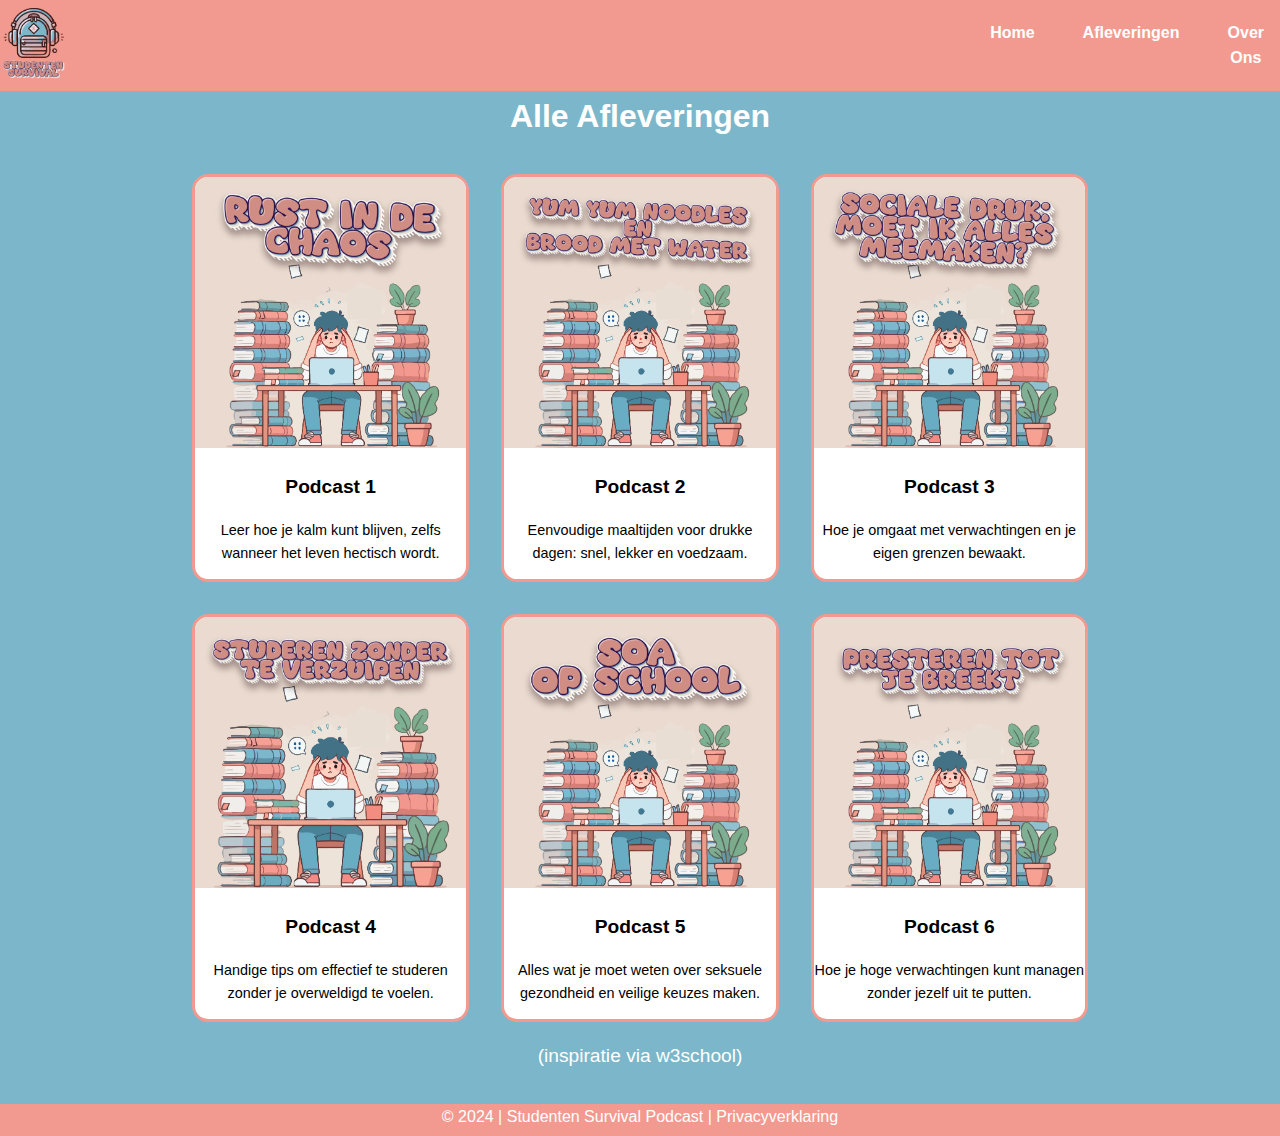
<file: afleveringen.html>
<!DOCTYPE html>
<html lang="en">
<head>
    <meta charset="UTF-8">
    <meta name="viewport" content="width=device-width, initial-scale=1.0">
    <title>Afleveringen</title>
    <link rel="stylesheet" href="styles.css">
    <link href="https://cdnjs.cloudflare.com/ajax/libs/font-awesome/6.5.0/css/all.min.css" rel="stylesheet">
</head>
<body>
    <header>
        <nav>
            <a href="index.html">
                <img src="images/logo-studentensurivival.png" alt="logo">
            </a>
            <ul>
                <li><a href="index.html">Home</a></li>
                <li><a href="afleveringen.html">Afleveringen</a></li>
                <li><a href="over-ons.html">Over Ons</a></li>
            </ul>
        </nav>
    </header>
    <main>
        <h1>Alle Afleveringen</h1>
        <section class="grid">
            <div class="card">
                <img src="images/rust_in_de_chaos.png" alt="Aflevering 1">
                <h2>Podcast 1</h2>
                <p>Leer hoe je kalm kunt blijven, zelfs wanneer het leven hectisch wordt.</p>
            </div>
            <div class="card">
                <img src="images/yumyum_noodles_en_brood_met_water.png" alt="Aflevering 2">
                <h2>Podcast 2</h2>
                <p>Eenvoudige maaltijden voor drukke dagen: snel, lekker en voedzaam.</p>
            </div>
            <div class="card">
                <img src="images/sociale_druk.png" alt="Aflevering 3">
                <h2>Podcast 3</h2>
                <p>Hoe je omgaat met verwachtingen en je eigen grenzen bewaakt.</p>
            </div>
            <div class="card">
                <img src="images/studeren_zonder_te_verzuipen.png" alt="Aflevering 4">
                <h2>Podcast 4</h2>
                <p>Handige tips om effectief te studeren zonder je overweldigd te voelen.</p>
            </div>
            <div class="card">
                <img src="images/soa_op_school.png" alt="Aflevering 5">
                <h2>Podcast 5</h2>
                <p>Alles wat je moet weten over seksuele gezondheid en veilige keuzes maken.</p>
            </div>
            <div class="card">
                <img src="images/presteren_tot_je_breekt.png" alt="Aflevering 6">
                <h2>Podcast 6</h2>
                <p>Hoe je hoge verwachtingen kunt managen zonder jezelf uit te putten.</p>
            </div>
        </section>
        <p>(inspiratie via w3school)</p>
    </main>
    <footer>
        <p>&copy; 2024 | Studenten Survival Podcast | Privacyverklaring </p>
    </footer>
</body>
</html>
</file>
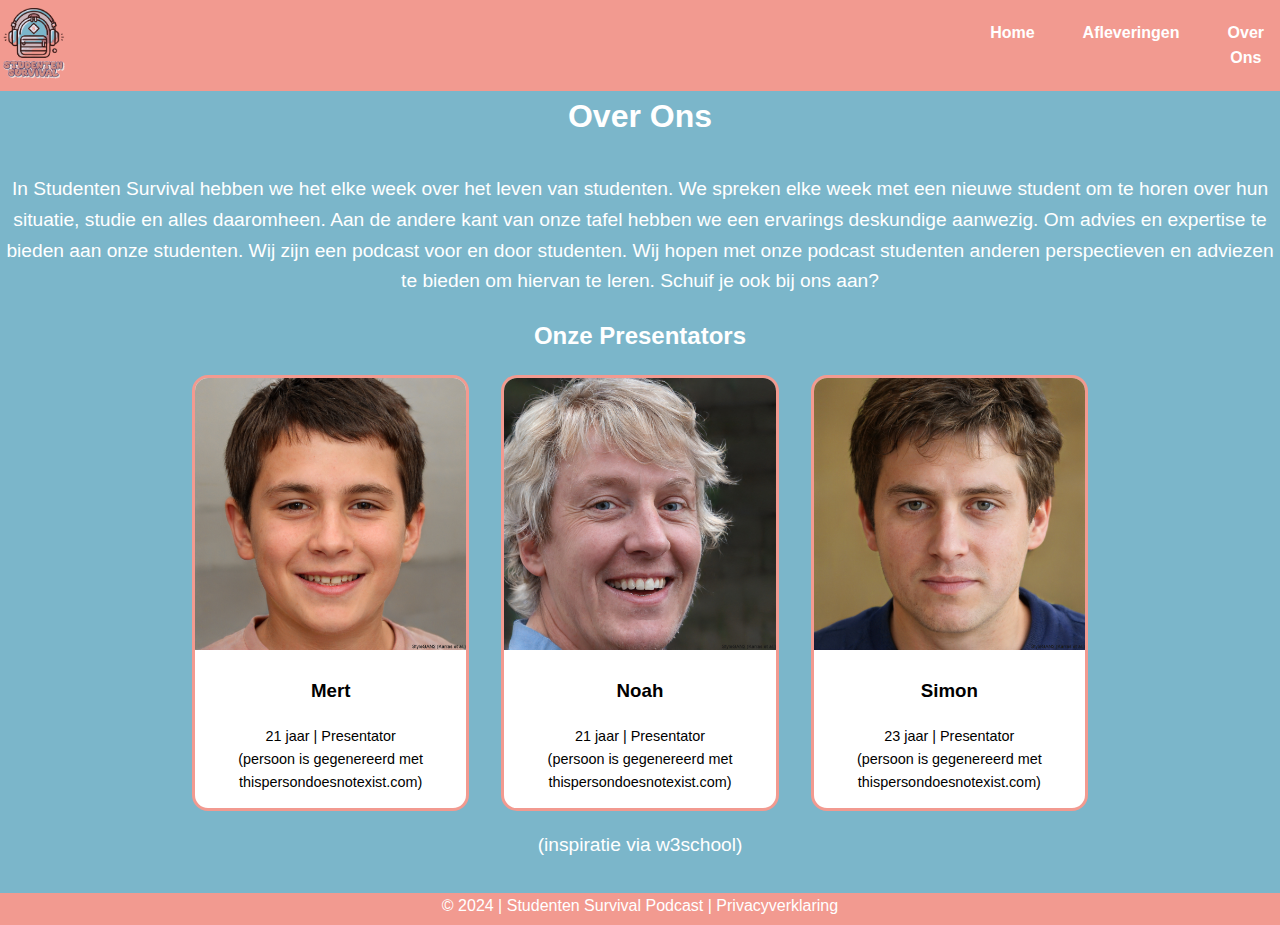
<file: over-ons.html>
<!DOCTYPE html>
<html lang="en">
<head>
    <meta charset="UTF-8">
    <meta name="viewport" content="width=device-width, initial-scale=1.0">
    <title>Over Ons</title>
    <link rel="stylesheet" href="styles.css">
    <link href="https://cdnjs.cloudflare.com/ajax/libs/font-awesome/6.5.0/css/all.min.css" rel="stylesheet">
</head>
<body>
    <header>
        <nav>
            <a href="index.html">
                <img src="images/logo-studentensurivival.png" alt="logo">
            </a>
            <ul>
                <li><a href="index.html">Home</a></li>
                <li><a href="afleveringen.html">Afleveringen</a></li>
                <li><a href="over-ons.html">Over Ons</a></li>
            </ul>
        </nav>
    </header>
    <main>
        <h1>Over Ons</h1>
        <p>
            In Studenten Survival hebben we het elke week over het leven van studenten. We spreken elke week met een nieuwe student om te horen over hun situatie, studie en alles daaromheen.
            Aan de andere kant van onze tafel hebben we een ervarings deskundige aanwezig. Om advies en expertise te bieden aan onze studenten.
            Wij zijn een podcast voor en door studenten. Wij hopen met onze podcast studenten anderen perspectieven en adviezen te bieden om hiervan te leren.
            Schuif je ook bij ons aan?
        </p>
        <h2>Onze Presentators</h2>
    <section class="grid">
            <div class="card">
                <img src="images/thispersondoesnotexist.jpg" alt="">
                <h3>Mert</h3>
                <p>21 jaar | Presentator
                    <br>
                    (persoon is gegenereerd met thispersondoesnotexist.com)
                </p>
            </div>
            <div class="card">
                <img src="images/thispersondoesnotexist3.jpg" alt="">
                <h3>Noah</h3>
                <p>21 jaar | Presentator
                    <br>
                    (persoon is gegenereerd met thispersondoesnotexist.com)
                </p>
            </div>
            <div class="card">
                <img src="images/thispersondoesnotexist2.jpg" alt="">
                <h3>Simon</h3>
                <p>23 jaar | Presentator
                    <br>
                    (persoon is gegenereerd met thispersondoesnotexist.com)
                </p>
            </div>
        </section>
        <p>(inspiratie via w3school)</p>
    </main>
        <footer>
        <p>&copy; 2024 | Studenten Survival Podcast | Privacyverklaring </p>
    </footer>
</body>
</html>
</file>
<file: styles.css>
body {
    font-family: Arial, sans-serif;
    margin: 0;
    padding: 0;
    line-height: 1.6;
    background: #7bb6ca;
}

header {
    background: #f29a90;
    color: white;
}

header ul {
    list-style: none;
    padding: 0;
    margin: 0;
    display: flex;
    gap: 1rem;
    justify-content: center;
}

header ul li {
    display: inline;
    margin: 1rem;
}

header ul li a {
    color: white;
    text-decoration: none;
    font-weight: bold;
    transition: color 0.3s ease;
}

header ul li a:hover {
    color: #ff5733;
}

header ul li a:focus {
    color: yellow;
}

nav {
    display: flex;
    align-items: center;
    justify-content: center;
}

nav img {
    width: 7%;
    margin-top: 0.5rem;
}

nav li {
    text-align: center;
}

footer {
    background:  #f29a90;
    color: white;
    text-align: center;
    height: 2rem;
    width: 100%;
    margin-top: 2rem;
}

/* Home */
main {
    color: white;
    text-align: center;
    width: 100%;
}

main h1 {
    font-size: 2rem;
    margin: 0;
    margin-bottom: 2rem;
}

main p {
    font-size: 1.2rem;
}

.button {
    background: #ff5733;
    color: white;
    padding: 0.6rem;
    text-decoration: none;
    font-size: 1rem;
    border-radius: 0.3rem;
    transition: background 0.3s ease;
}

.button:hover {
    background: #e76f51;
}

.button:focus {
    background: yellow;
}

main video {
    width: 40%;
    margin-bottom: 3%;
    border-radius: 1rem;
}

.container {
    color: white;
    display: flex;
    justify-content: space-between;
    gap: 2%;
    margin-left: 2%;
    margin-right: 2%;
}

.container h3 {
    font-size: 1.8rem;
    margin-bottom: 2rem;
}

.box {
    flex: 1;
    padding: 1%;
    background-color: #f29a90;
    border-radius: 1rem;
    text-align: left;
}

.box h3 {
    margin-bottom: 2rem;
    text-align: center;
}

.box p {
    font-size: 1rem;
    line-height: 1;
}

.box a {
    text-decoration: none;
}

.box a:hover {
    text-decoration: underline;
}

/* Afleveringen + Over ons */
.grid {
    display: grid;
    grid-template-columns: repeat(3, 1fr);
    gap: 2rem;
    max-width: 70%;
    margin: 0 auto;
    color: black;
}

.card {
    background: #fff;
    border: 0.2rem solid #f29a90;
    border-radius: 1rem;
    overflow: hidden;
    text-align: center;
    transition: transform 0.2s ease;
}

.card:hover {
    transform: scale(1.05);
}

.card img {
    width: 100%;
    height: auto;
}

.card h2 {
    font-size: 1.2rem;
}

.card p {
    font-size: 0.9rem;
}

@media (max-width: 37.5rem) {
    nav {
        flex-direction: column;
        text-align: center;
    }

    header ul {
        flex-direction: column;
        gap: 1.2rem;
        align-items: center;
        margin-top: 1rem;
        margin-bottom: 2rem;
    }

    .container {
        flex-direction: column;
        gap: 1rem;
        margin-left: 5%;
        margin-right: 5%;
    }

    main video {
        width: 90%;
        border-radius: 1rem;
    }

    .grid {
        grid-template-columns: 1fr;
        gap: 1.1rem;
    }

    .main h2, .main p {
        text-align: center;
        font-size: 1.2rem;
    }

    .button {
        font-size: 1rem;
    }

    .box {
        padding: 2rem;
        text-align: center;
    }
}
</file>
